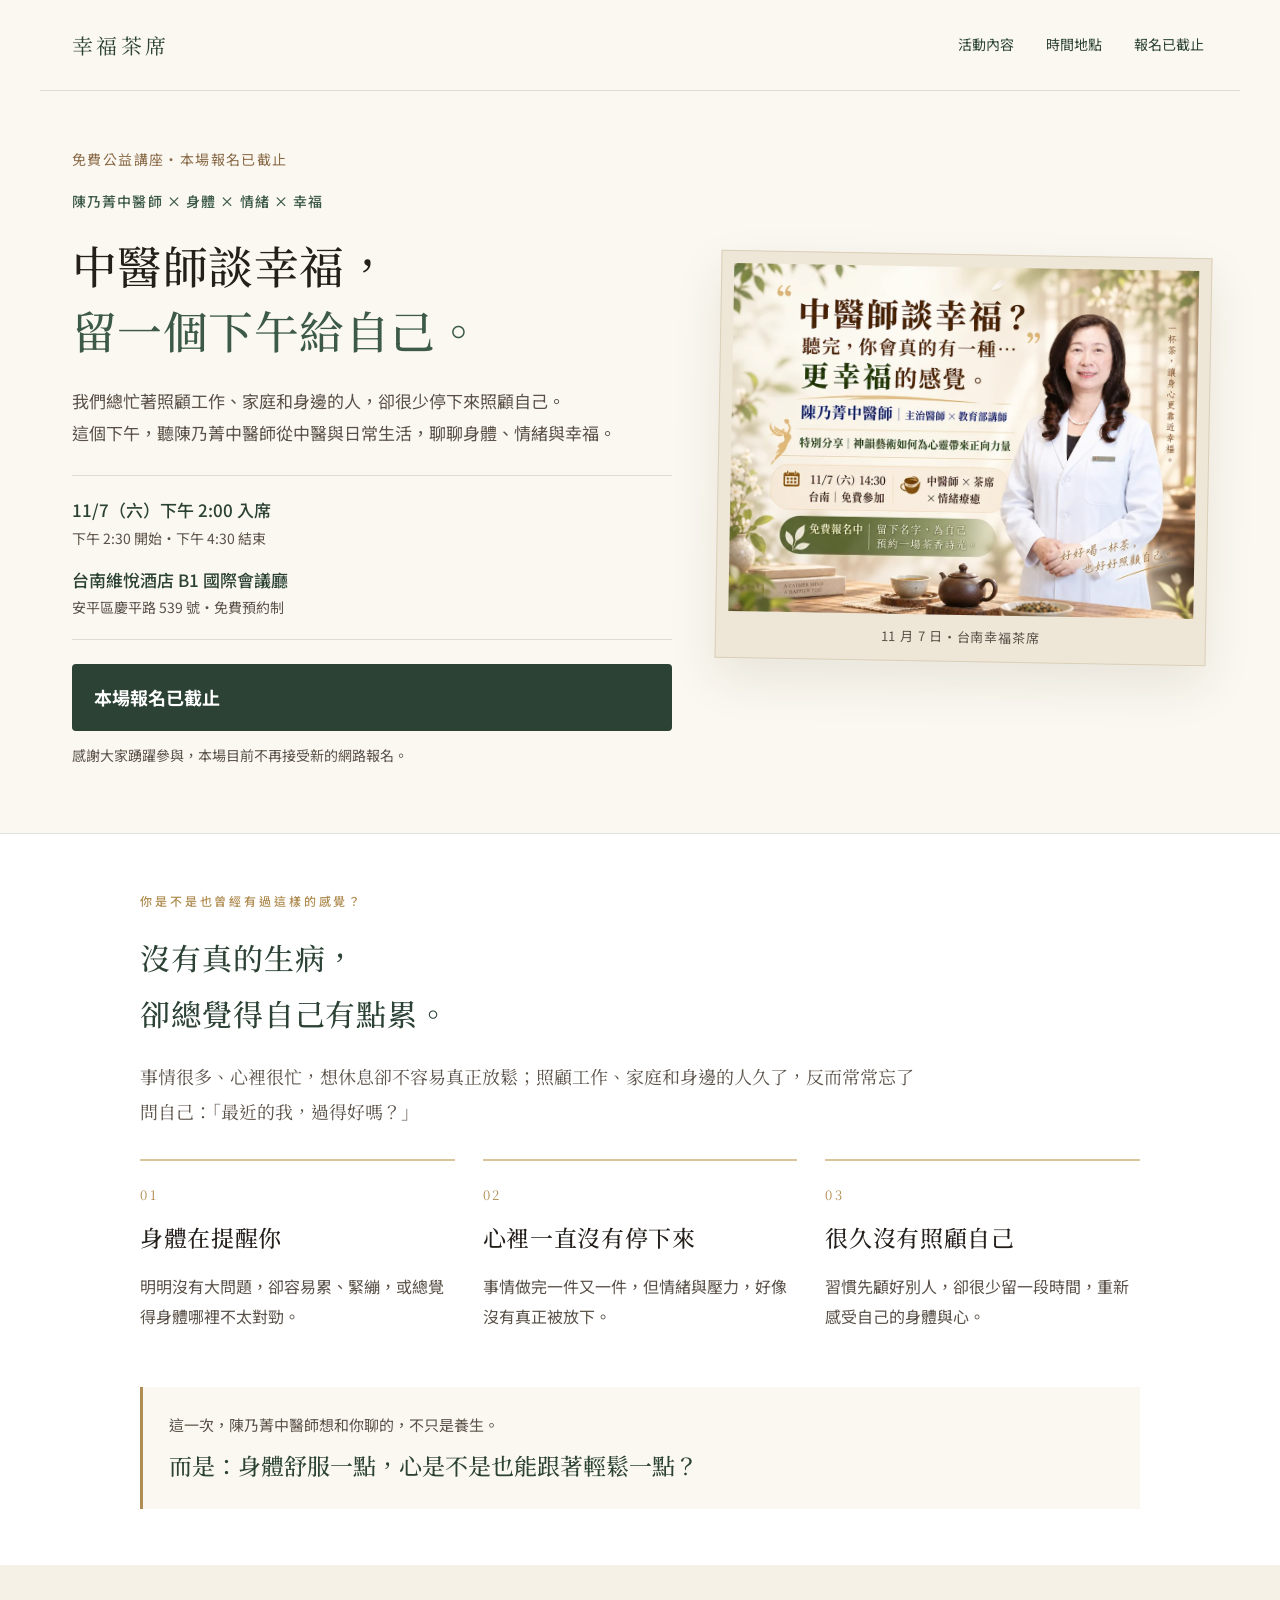
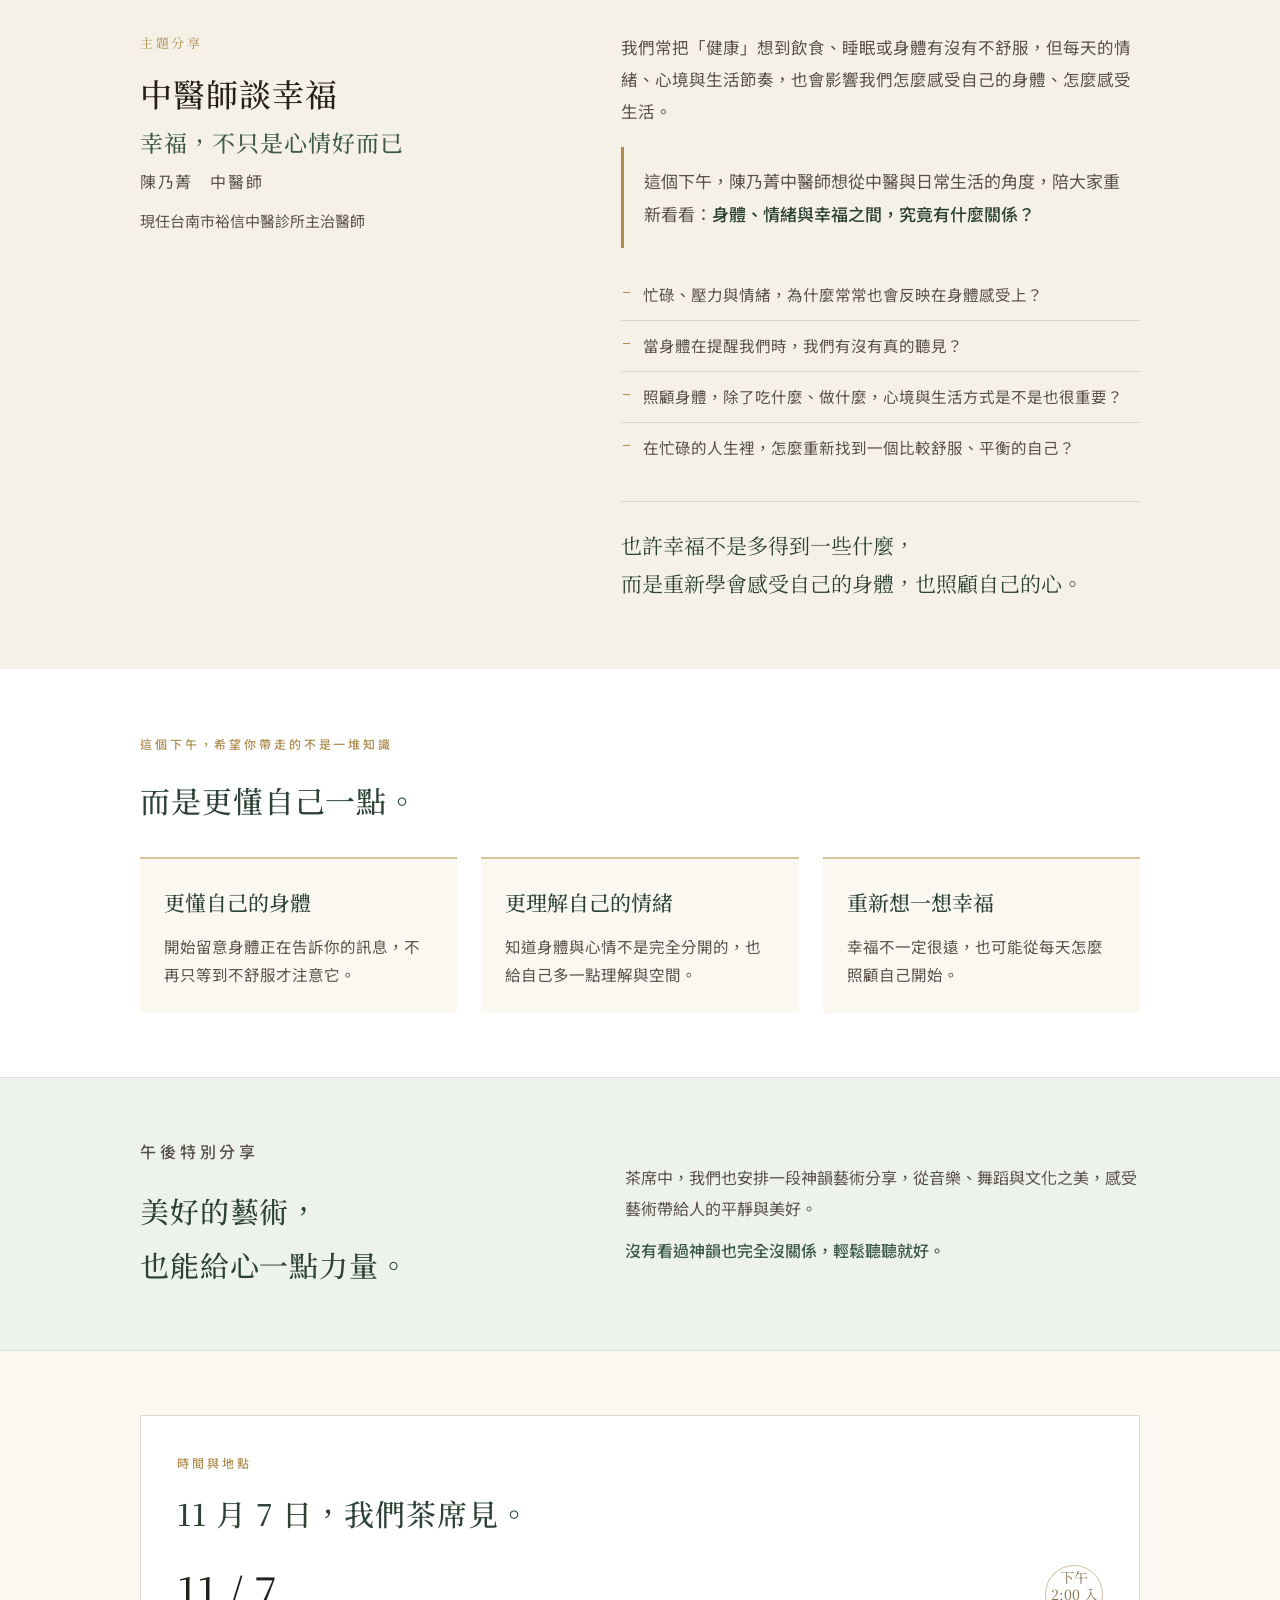
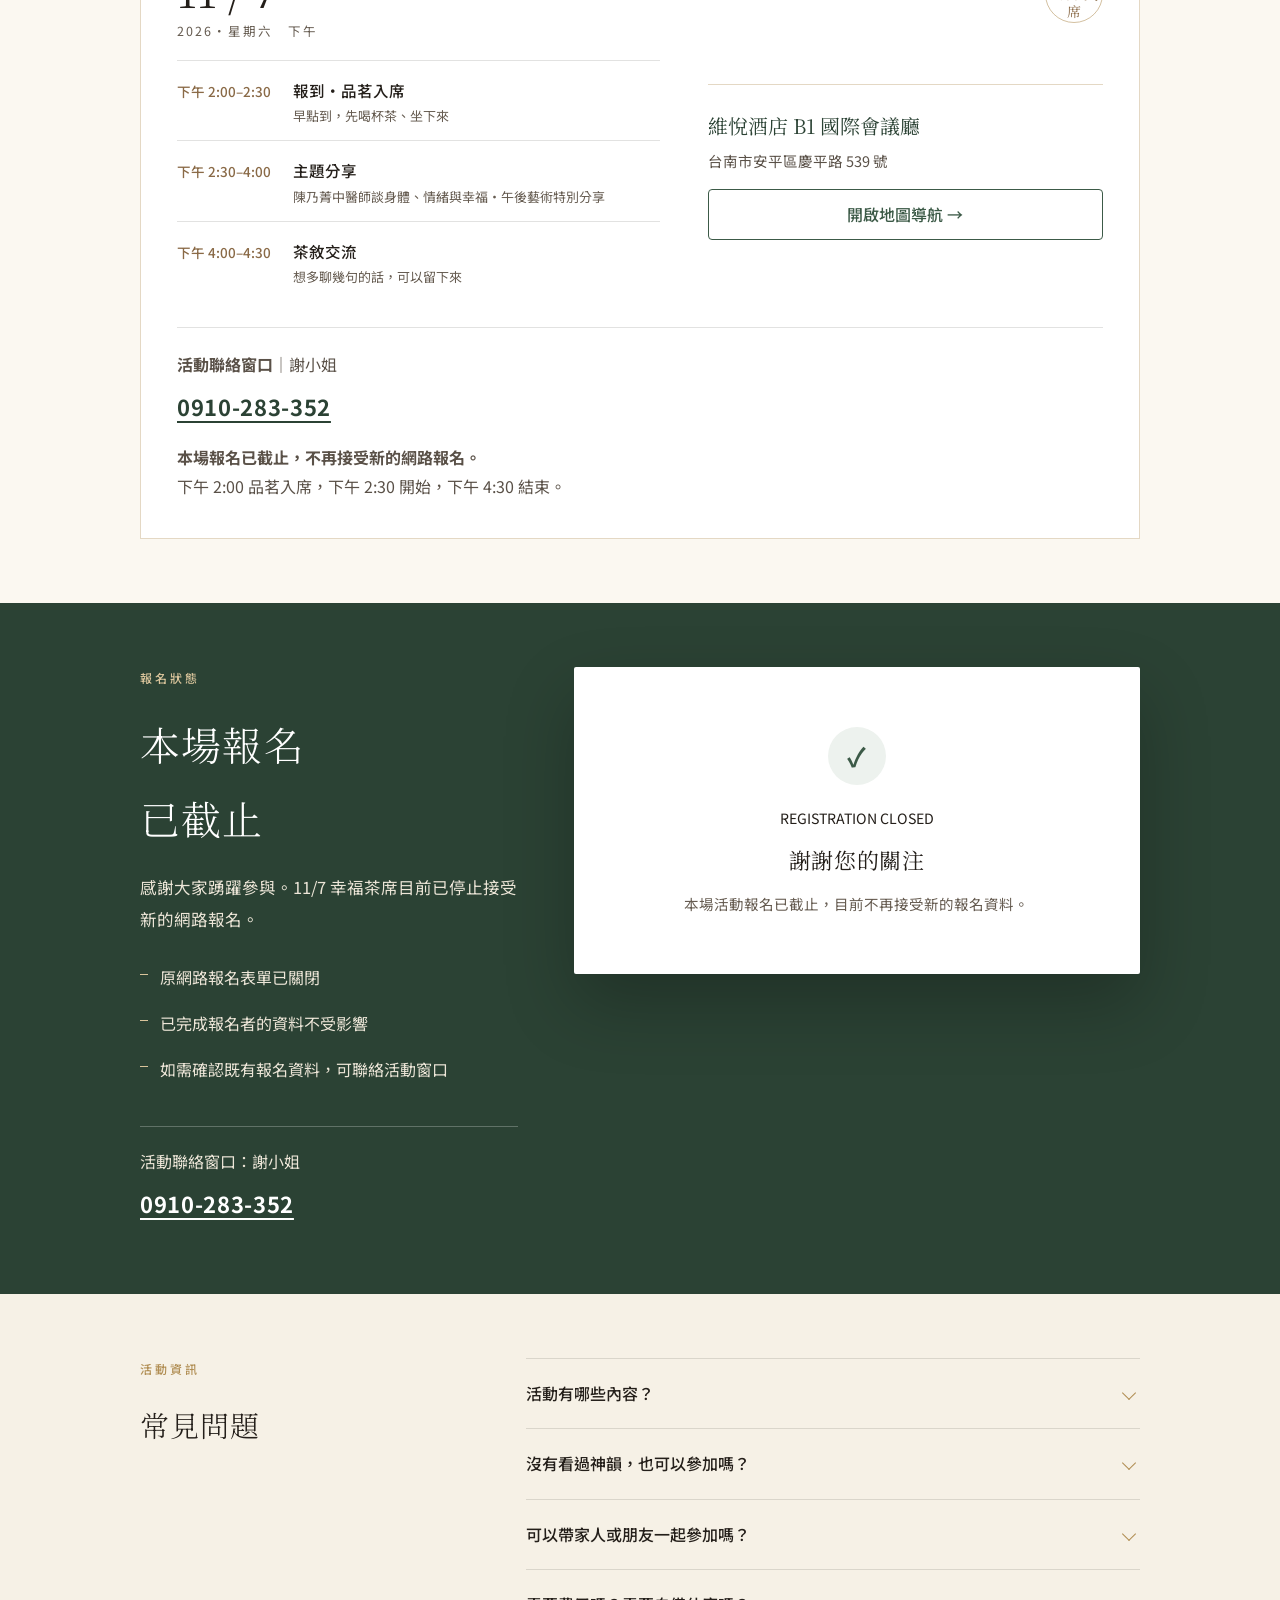
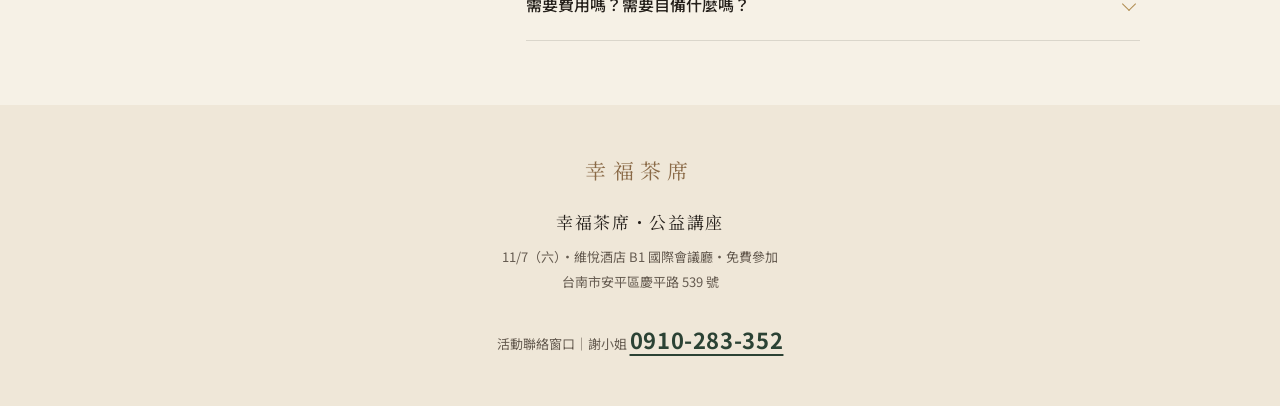
<file: index.html>
<!doctype html>
<html lang="zh-Hant">
<head>
  <meta charset="utf-8">
  <meta name="viewport" content="width=device-width, initial-scale=1, viewport-fit=cover">
  <title>幸福茶席｜11/7（六）台南・免費公益講座</title>
  <meta name="description" content="11/7（六）台南免費幸福茶席。陳乃菁中醫師從中醫與日常生活聊身體、情緒與幸福；午後品茶交流，另有神韻藝術特別分享。">
  <meta name="theme-color" content="#F6F1E6">
  <meta property="og:title" content="幸福茶席｜11/7（六）台南・免費公益講座">
  <meta property="og:description" content="留一個下午給自己。陳乃菁中醫師從中醫角度談身體、情緒與幸福，11/7 台南維悅酒店免費公益茶會。">
  <meta property="og:type" content="website">
  <meta property="og:image" content="https://socialimpactlab0.github.io/happiness-tea-tainan-1107/assets/images/1107-main.png">
  <link rel="preconnect" href="https://fonts.googleapis.com">
  <link rel="preconnect" href="https://fonts.gstatic.com" crossorigin>
  <link href="https://fonts.googleapis.com/css2?family=Noto+Serif+TC:wght@300;400;500;600&family=Noto+Sans+TC:wght@400;500;700&family=LXGW+WenKai+TC&display=swap" rel="stylesheet">
  <link rel="stylesheet" href="assets/style.css">

  <style>
    /* 活動內容優先；沿用原有 GAS、追蹤與表單契約。 */
    .hero.hero-clean{min-height:0;background:var(--paper2);color:var(--ink);display:block}
    .site-nav{max-width:1200px;margin:auto;padding:22px 32px;display:flex;align-items:center;justify-content:space-between;border-bottom:1px solid var(--hair)}
    .site-brand{font-family:var(--serif);font-size:21px;color:var(--green-d);text-decoration:none;letter-spacing:.16em}
    .nav-links{display:flex;gap:24px;font-size:14px;color:var(--green-d)}
    .nav-links a{text-decoration:none;padding:6px 0}
    .hero-clean-grid{max-width:1200px;margin:auto;display:grid;grid-template-columns:1.1fr .9fr;gap:46px;align-items:center;padding:56px 32px 64px}
    .hero-kicker{color:var(--tea);font-size:14px;letter-spacing:.1em;margin-bottom:16px}
    .hero-clean .eyebrow{font-size:14px;color:var(--green);margin-bottom:18px;letter-spacing:.08em}
    .hero-clean h1{font-size:clamp(34px,3.5vw,49px);font-weight:500;color:var(--ink);line-height:1.45;text-shadow:none;margin:0;letter-spacing:.01em}
    .hero-clean h1 em{color:var(--green);font-style:normal}
    .hero-sub-clean{font-size:17px;line-height:1.9;color:var(--ink2);margin-top:22px;max-width:32em}
    .hero-meta-clean{border-top:1px solid var(--hair);border-bottom:1px solid var(--hair);margin-top:26px;padding:18px 0;display:grid;gap:12px}
    .hero-meta-clean b{font-size:17px;color:var(--green-d);display:block;font-weight:500}
    .hero-meta-clean small{font-size:14px;color:var(--ink2);display:block}
    .cta-clean{display:flex;justify-content:space-between;align-items:center;background:var(--green-d);color:white;text-decoration:none;padding:17px 22px;margin-top:24px;font-size:18px;font-weight:700;border-radius:4px;min-height:56px}
    .cta-clean:hover{background:#203b2b}
    .hero-micro{font-size:14px;color:var(--ink2);margin-top:12px}
    .hero-portrait{margin:0;min-width:0;background:#eee6d6;padding:12px;transform:rotate(1deg);box-shadow:0 20px 50px #352c1918;border:1px solid #dbcfb9}
    .hero-portrait img{display:block;width:100%;height:auto}
    .hero-portrait figcaption{color:var(--ink2);font-size:13px;text-align:center;padding:10px 0 0;letter-spacing:.06em}
    .benefits{padding:56px 0;background:white;border-top:1px solid var(--hair)}
    .benefits h2{font-size:30px;font-weight:500;color:var(--green-d)}
    .benefit-grid{display:grid;grid-template-columns:repeat(3,1fr);gap:28px;margin-top:30px}
    .benefit-card{padding:22px 0;border-top:2px solid var(--gold-l)}
    .benefit-card .num{margin-bottom:10px}
    .benefit-card h3{font-size:23px;font-weight:500;margin-bottom:12px}
    .benefit-card p{font-size:16px;color:var(--ink2)}
    .benefits-intro{max-width:780px;margin-top:18px;font-family:var(--serif);font-size:18px;line-height:1.95;color:var(--ink2)}
    .doctor-hook{margin-top:34px;padding:24px 26px;border-left:3px solid var(--gold);background:var(--paper2)}
    .doctor-hook span{display:block;font-size:15px;color:var(--ink2);margin-bottom:8px}
    .doctor-hook strong{display:block;font-family:var(--serif);font-size:23px;line-height:1.65;color:var(--green-d);font-weight:500}
    .talk-one h2 em{display:block;color:var(--green);font-style:normal;font-size:.72em;margin-top:8px}
    .talk-emphasis{margin-top:20px;padding:18px 20px;background:#f6f1e6;border-left:3px solid var(--gold);color:var(--ink2);line-height:1.9}
    .talk-emphasis strong{color:var(--green-d);font-weight:500}
    .doctor-line{margin:28px 0 0;padding:24px 0 0;border-top:1px solid var(--hair);font-family:var(--serif);font-size:21px;line-height:1.85;color:var(--green-d)}
    .takeaway{padding:64px 0;background:#fff}
    .takeaway h2{font-size:30px;color:var(--green-d);font-weight:500}
    .takeaway-grid{display:grid;grid-template-columns:repeat(3,1fr);gap:24px;margin-top:28px}
    .takeaway-grid article{padding:24px;background:var(--paper2);border-top:2px solid var(--gold-l)}
    .takeaway-grid b{display:block;font-family:var(--serif);font-size:21px;color:var(--green-d);font-weight:500;margin-bottom:10px}
    .takeaway-grid p{font-size:15.5px;color:var(--ink2);line-height:1.85}
    .art-note{padding:58px 0;background:#eef2ed;border-top:1px solid rgba(60,90,71,.12);border-bottom:1px solid rgba(60,90,71,.12)}
    .art-note-inner{display:grid;grid-template-columns:.9fr 1.1fr;gap:64px;align-items:center}
    .art-note h2{font-size:29px;color:var(--green-d);font-weight:500}
    .art-note p{font-size:16px;line-height:1.9;color:var(--ink2)}
    .art-note .art-note-small{margin-top:12px;color:var(--green);font-weight:500}
    .talk-body,.talk-body.dark{padding:66px 0}
    .talk h2{font-weight:500;font-size:32px}
    .who,.who.light{font-size:16px;color:var(--ink2)}
    .who.light{color:#e2d6bc}
    .talk-two .dark-list li{color:#ede6d8}
    .talk-two .dark-list li+li{border-color:#ffffff26}
    .talk-two .lead.light{color:#ede6d8}
    .art-stage{display:none}
    .bridge{font-size:17px;text-align:left;margin-top:24px;padding-top:20px}
    .when{padding:64px 0;background:var(--paper2)}
    .when-card{margin:0 auto;max-width:none;box-shadow:none;padding:36px}
    .when .eyebrow{margin-bottom:12px}
    .when h2{font-size:30px;color:var(--green-d);font-weight:500;margin-bottom:24px}
    .when-date small,.flow small,.helper,.foot small,.success-state p{color:#655b50}
    .reg,.faq{padding:64px 0}
    .helper{font-size:15px;line-height:1.8}
    .reg-points li{font-size:16px;color:#ede6d8}
    .reg .lead.light{color:#ede6d8}
    .required-note{font-size:14px;color:var(--ink2);margin-top:10px}
    .form-card .submit:disabled{opacity:.65;cursor:wait}
    .status{font-size:15px}
    .event-contact{margin-top:26px;padding-top:22px;border-top:1px solid var(--hair);font-size:16px;color:var(--ink2)}
    .event-contact p+p{margin-top:10px}
    .contact-phone{display:inline-block;color:var(--green-d);font-size:22px;font-weight:700;letter-spacing:.03em;padding:6px 0;text-underline-offset:5px}
    .reg-contact{border-top:1px solid #ffffff40;padding-top:20px;margin-top:22px;font-size:16px;color:#ede6d8}
    .reg-contact .contact-phone{color:#fff}
    .doctor-position{font-size:15px;color:var(--ink2);margin-top:-10px}
    .foot-contact{margin-top:18px}
    section[id]{scroll-margin-top:24px}
    @media(max-width:859px){
      .site-nav{padding:16px 22px}.site-brand{font-size:18px}.nav-links{gap:16px;font-size:13px}
      .hero-clean-grid{grid-template-columns:1fr;gap:32px;padding:32px 24px 42px}
      .hero-clean h1{font-size:clamp(30px,7.6vw,42px)}
      .hero-sub-clean{font-size:16px;margin-top:18px}.hero-kicker{font-size:13px}
      .hero-portrait{transform:none;max-width:480px;width:100%;margin:0 auto}
      .benefits{padding:40px 0}.benefit-grid{grid-template-columns:1fr;gap:8px;margin-top:22px}
      .benefits-intro{font-size:16px;margin-top:14px}
      .doctor-hook{margin-top:24px;padding:20px}.doctor-hook strong{font-size:20px}
      .takeaway{padding:44px 0}.takeaway-grid{grid-template-columns:1fr;gap:12px;margin-top:20px}
      .takeaway-grid article{padding:20px}.takeaway h2{font-size:27px}
      .art-note{padding:42px 0}.art-note-inner{grid-template-columns:1fr;gap:18px}.art-note h2{font-size:27px}
      .doctor-line{font-size:19px}.talk-emphasis{padding:16px}
      .benefit-card{padding:18px 0}.benefit-card h3{font-size:22px}.benefits h2,.talk h2,.when h2{font-size:27px}
      .talk-body,.talk-body.dark,.reg,.faq{padding:44px 0}
      .when{padding:42px 0}.when-card{padding:26px 20px}.flow li{grid-template-columns:96px 1fr;gap:10px}
      .hero-micro{font-size:13px}.site-nav a{min-height:32px;display:inline-flex;align-items:center}
      .sticky a{font-size:17px}
    }

    /* 手機閱讀與觸控優化 */
    .mobile-invitation{display:none}
    .consent{cursor:pointer;min-height:48px;padding:12px 0;align-items:flex-start;gap:12px}
    .consent input[type="checkbox"]{width:24px;height:24px;min-width:24px;flex:0 0 24px;margin:3px 0 0;cursor:pointer}
    .consent>span{font-size:16px;line-height:1.8;margin:0}
    .site-nav .nav-links a{min-height:44px;display:inline-flex;align-items:center;padding:10px 4px}
    .venue a{display:flex;align-items:center;justify-content:center;min-height:48px;width:100%;padding:10px 14px;border:1px solid var(--green);border-radius:4px;font-size:16px;font-weight:500;text-decoration:none}
    @media(max-width:859px){
      .nav-venue{display:none!important}
      .site-nav{padding:10px 20px}
      .site-nav .site-brand{min-height:44px}
      .nav-links{font-size:15px;gap:16px}
      .hero-clean-grid{display:flex;flex-direction:column;gap:0;padding:0}
      .hero-portrait{order:0;max-width:none;padding:0;background:#efe8d9;border:none;box-shadow:none}
      .desktop-poster,.hero-portrait figcaption{display:none}
      .mobile-invitation{display:block;position:relative;height:300px;overflow:hidden;background:radial-gradient(ellipse at 0% 0%,#fffdf7,transparent 80%),#f1e9d8}
      .invitation-copy{position:relative;z-index:2;padding:27px 0 20px 24px;width:62%;pointer-events:none}
      .invitation-copy p{font-size:14px;color:#655b50;line-height:1.6}
      .invitation-copy h2{font-size:40px;line-height:1.3;letter-spacing:.04em;font-weight:600;margin:14px 0;color:#352d22}
      .invitation-copy h2 span{color:var(--green)}
      .invitation-copy .invitation-doctor{font-size:17px;font-weight:500;color:var(--green-d);margin-bottom:5px}
      .invitation-portrait{position:absolute;right:0;top:0;width:47%;height:100%;background:url("assets/images/1107-main.webp") 83% 25% / auto 330px no-repeat}
      .invitation-portrait::after{content:"";position:absolute;inset:0;background:linear-gradient(90deg,#f1e9d8 0%,transparent 22%),linear-gradient(0deg,#f1e9d8,transparent 16%)}
      .hero-copy-clean{width:100%;padding:22px 24px 28px}
      .hero-copy-clean h1{position:absolute;width:1px;height:1px;padding:0;overflow:hidden;clip-path:inset(50%);white-space:nowrap}
      .hero-kicker{font-size:14px;margin-bottom:10px;color:var(--green);font-weight:500}
      .hero-clean .eyebrow{display:none}
      .hero-sub-clean{font-size:16px;margin:0;line-height:1.8}
      .hero-meta-clean{margin-top:16px;padding:14px 0;gap:10px}
      .hero-meta-clean b{font-size:16px}.hero-meta-clean small{font-size:14px}
      .cta-clean{margin-top:16px;min-height:52px;padding:14px 18px}
      .hero-micro{font-size:14px;margin-top:10px}
      .eyebrow,.num,.who,.who.light{font-size:14px}
      .eyebrow{letter-spacing:.12em}
      .lead,.talk li,.benefit-card p,.reg-points li,details p{font-size:16px}
      .when-date small,.flow time,.flow small,.venue span,.foot small,.required-note,.helper{font-size:14px}
      .flow li{grid-template-columns:1fr;gap:3px;padding:15px 0}
      .flow b{font-size:16px}
      .small-seal{width:72px;height:72px;font-size:14px;line-height:1.4}
      label>span,legend{font-size:16px}
      .form-card{padding:26px 20px}
      .status,.success-state p{font-size:16px}
      .contact-phone{min-height:44px}
      .foot{padding-bottom:32px}
    }
    @media(max-width:360px){
      .invitation-copy{padding-left:20px}
      .invitation-copy h2{font-size:36px}
      .invitation-copy p{font-size:13px}
      .nav-links{gap:12px;font-size:14px}
    }

    /* 修正手機實測：只顯示一份主視覺，放大字體時內容自然增高。 */
    @media(max-width:859px){
      .hero-clean .hero-clean-grid{display:flex;flex-direction:column;align-items:stretch}
      .hero-clean .hero-portrait{order:-1;width:100%;margin:0;padding:0;transform:none}
      .hero-clean .hero-portrait img.desktop-poster{display:block;width:100%;height:auto}
      .hero-clean .hero-portrait figcaption{display:none}
      .hero-clean .hero-copy-clean{order:1;min-width:0;padding:20px}
      .hero-clean .site-nav{display:flex;flex-wrap:wrap;gap:8px;padding:8px 20px}
      .hero-clean .site-brand{font-size:18px;letter-spacing:.04em;white-space:nowrap;flex-shrink:0}
      .hero-clean .nav-links{margin-left:auto;gap:0}
      .hero-clean .nav-links .nav-program,.hero-clean .nav-links .nav-venue{display:none}
      .hero-clean .nav-links a{font-size:16px;white-space:nowrap;min-height:44px}
      .hero-clean .hero-kicker{font-size:14px;letter-spacing:0;line-height:1.6;margin-bottom:10px}
      .hero-clean .hero-sub-clean{font-size:16px;line-height:1.7}
      .hero-clean .hero-meta-clean b{font-size:16px;line-height:1.6}
      .hero-clean .hero-meta-clean small{font-size:14px;line-height:1.7}
      .hero-clean .cta-clean{display:flex;justify-content:center;text-align:center;min-height:52px;font-size:18px;letter-spacing:.04em;line-height:1.5;padding:12px 16px}
      .hero-clean .hero-micro{font-size:14px;line-height:1.7}
      .sticky a{line-height:1.5}
    }
  </style>
</head>
<body>

  <header class="hero hero-clean" id="top">
    <nav class="site-nav" aria-label="頁面導覽">
      <a class="site-brand" href="#top">幸福茶席</a>
      <div class="nav-links"><a class="nav-program" href="#program">活動內容</a><a class="nav-venue" href="#event-info">時間地點</a><a href="#registration">報名已截止</a></div>
    </nav>
    <div class="hero-clean-grid">
      <div class="hero-copy-clean">
        <p class="hero-kicker">免費公益講座・本場報名已截止</p>
        <p class="eyebrow">陳乃菁中醫師 × 身體 × 情緒 × 幸福</p>
        <h1>中醫師談幸福，<br><em>留一個下午給自己。</em></h1>
        <p class="hero-sub-clean">我們總忙著照顧工作、家庭和身邊的人，卻很少停下來照顧自己。<br>這個下午，聽陳乃菁中醫師從中醫與日常生活，聊聊身體、情緒與幸福。</p>

        <div class="hero-meta-clean">
          <span>
            <b>11/7（六）下午 2:00 入席</b>
            <small>下午 2:30 開始・下午 4:30 結束</small>
          </span>
          <span>
            <b>台南維悅酒店 B1 國際會議廳</b>
            <small>安平區慶平路 539 號・免費預約制</small>
          </span>
        </div>

        <a class="cta-clean" href="#registration" aria-label="本場報名已截止">本場報名已截止</a>
        <p class="hero-micro">感謝大家踴躍參與，本場目前不再接受新的網路報名。</p>
      </div>

      <figure class="hero-portrait">
        <img class="desktop-poster" src="assets/images/1107-main.webp" width="1024" height="768" alt="幸福茶席活動海報，陳乃菁中醫師主講" fetchpriority="high">
        <figcaption>11 月 7 日・台南幸福茶席</figcaption>
      </figure>
    </div>
  </header>

  <main>
    <section class="benefits" id="program" aria-labelledby="benefits-title">
      <div class="wrap">
        <p class="eyebrow">你是不是也曾經有過這樣的感覺？</p>
        <h2 id="benefits-title">沒有真的生病，<br>卻總覺得自己有點累。</h2>
        <p class="benefits-intro">事情很多、心裡很忙，想休息卻不容易真正放鬆；照顧工作、家庭和身邊的人久了，反而常常忘了問自己：「最近的我，過得好嗎？」</p>
        <div class="benefit-grid">
          <article class="benefit-card"><span class="num">01</span><h3>身體在提醒你</h3><p>明明沒有大問題，卻容易累、緊繃，或總覺得身體哪裡不太對勁。</p></article>
          <article class="benefit-card"><span class="num">02</span><h3>心裡一直沒有停下來</h3><p>事情做完一件又一件，但情緒與壓力，好像沒有真正被放下。</p></article>
          <article class="benefit-card"><span class="num">03</span><h3>很久沒有照顧自己</h3><p>習慣先顧好別人，卻很少留一段時間，重新感受自己的身體與心。</p></article>
        </div>
        <div class="doctor-hook">
          <span>這一次，陳乃菁中醫師想和你聊的，不只是養生。</span>
          <strong>而是：身體舒服一點，心是不是也能跟著輕鬆一點？</strong>
        </div>
      </div>
    </section>

    <section class="talk talk-one">
      <div class="talk-body">
        <div class="wrap two">
          <div>
            <span class="num">主題分享</span>
            <h2>中醫師談幸福<br><em>幸福，不只是心情好而已</em></h2>
            <p class="who">陳乃菁　中醫師</p>
            <p class="doctor-position">現任台南市裕信中醫診所主治醫師</p>
          </div>
          <div>
            <p class="lead">我們常把「健康」想到飲食、睡眠或身體有沒有不舒服，但每天的情緒、心境與生活節奏，也會影響我們怎麼感受自己的身體、怎麼感受生活。</p>
            <p class="talk-emphasis">這個下午，陳乃菁中醫師想從中醫與日常生活的角度，陪大家重新看看：<strong>身體、情緒與幸福之間，究竟有什麼關係？</strong></p>
            <ul>
              <li>忙碌、壓力與情緒，為什麼常常也會反映在身體感受上？</li>
              <li>當身體在提醒我們時，我們有沒有真的聽見？</li>
              <li>照顧身體，除了吃什麼、做什麼，心境與生活方式是不是也很重要？</li>
              <li>在忙碌的人生裡，怎麼重新找到一個比較舒服、平衡的自己？</li>
            </ul>
            <blockquote class="doctor-line">也許幸福不是多得到一些什麼，<br>而是重新學會感受自己的身體，也照顧自己的心。</blockquote>
          </div>
        </div>
      </div>
    </section>

    <section class="takeaway">
      <div class="wrap">
        <p class="eyebrow">這個下午，希望你帶走的不是一堆知識</p>
        <h2>而是更懂自己一點。</h2>
        <div class="takeaway-grid">
          <article><b>更懂自己的身體</b><p>開始留意身體正在告訴你的訊息，不再只等到不舒服才注意它。</p></article>
          <article><b>更理解自己的情緒</b><p>知道身體與心情不是完全分開的，也給自己多一點理解與空間。</p></article>
          <article><b>重新想一想幸福</b><p>幸福不一定很遠，也可能從每天怎麼照顧自己開始。</p></article>
        </div>
      </div>
    </section>

    <section class="art-note">
      <div class="wrap art-note-inner">
        <div>
          <p class="eyebrow">午後特別分享</p>
          <h2>美好的藝術，<br>也能給心一點力量。</h2>
        </div>
        <div>
          <p>茶席中，我們也安排一段神韻藝術分享，從音樂、舞蹈與文化之美，感受藝術帶給人的平靜與美好。</p>
          <p class="art-note-small">沒有看過神韻也完全沒關係，輕鬆聽聽就好。</p>
        </div>
      </div>
    </section>

    <section class="when" id="event-info">
      <div class="wrap">
        <div class="when-card">
          <p class="eyebrow">時間與地點</p>
          <h2>11 月 7 日，我們茶席見。</h2>
          <div class="when-head">
            <div class="when-date">11 / 7<small>2026・星期六　下午</small></div>
            <div class="small-seal">下午<br>2:00 入席</div>
          </div>

          <div class="when-two">
            <ol class="flow">
              <li><time>下午 2:00–2:30</time><div><b>報到・品茗入席</b><small>早點到，先喝杯茶、坐下來</small></div></li>
              <li><time>下午 2:30–4:00</time><div><b>主題分享</b><small>陳乃菁中醫師談身體、情緒與幸福・午後藝術特別分享</small></div></li>
              <li><time>下午 4:00–4:30</time><div><b>茶敘交流</b><small>想多聊幾句的話，可以留下來</small></div></li>
            </ol>

            <div class="venue">
              <b>維悅酒店 B1 國際會議廳</b>
              <span>台南市安平區慶平路 539 號</span>
              <a href="https://maps.google.com/?q=台南市安平區慶平路539號" target="_blank" rel="noopener">開啟地圖導航 →</a>
            </div>
          </div>
          <div class="event-contact">
            <p><strong>活動聯絡窗口</strong>｜謝小姐<br><a class="contact-phone" href="tel:0910283352" aria-label="撥打活動聯絡電話 0910-283-352，謝小姐">0910-283-352</a></p>
            <p><strong>本場報名已截止，不再接受新的網路報名。</strong><br>下午 2:00 品茗入席，下午 2:30 開始，下午 4:30 結束。</p>
          </div>
        </div>
      </div>
    </section>

    <section class="reg" id="registration">
      <div class="wrap reg-two">
        <div>
          <p class="eyebrow on-dark">報名狀態</p>
          <h2>本場報名<br>已截止</h2>
          <p class="lead light">感謝大家踴躍參與。11/7 幸福茶席目前已停止接受新的網路報名。</p>
          <ul class="reg-points">
            <li>原網路報名表單已關閉</li>
            <li>已完成報名者的資料不受影響</li>
            <li>如需確認既有報名資料，可聯絡活動窗口</li>
          </ul>
          <div class="reg-contact">
            <p>活動聯絡窗口：謝小姐</p>
            <a class="contact-phone" href="tel:0910283352">0910-283-352</a>
          </div>
        </div>

        <div class="form-card" aria-live="polite">
          <div class="success-state">
            <div class="success-icon" aria-hidden="true">✓</div>
            <small>REGISTRATION CLOSED</small>
            <h3>謝謝您的關注</h3>
            <p>本場活動報名已截止，目前不再接受新的報名資料。</p>
          </div>
        </div>
      </div>
    </section>

    <section class="faq">
      <div class="wrap faq-two">
        <div>
          <p class="eyebrow">活動資訊</p>
          <h2>常見問題</h2>
        </div>
        <div>
          <details>
            <summary>活動有哪些內容？</summary>
            <p>活動以陳乃菁中醫師「身體、情緒與幸福」主題分享為核心，搭配品茗與茶敘交流，並安排一段神韻藝術特別分享。</p>
          </details>
          <details>
            <summary>沒有看過神韻，也可以參加嗎？</summary>
            <p>可以。神韻藝術分享由另一位專業講師進行，會以容易理解的方式談藝術帶給人的感動與正向力量，不需要事先了解神韻。</p>
          </details>
          <details>
            <summary>可以帶家人或朋友一起參加嗎？</summary>
            <p>本場目前報名已截止；已完成報名者如需確認資料，可聯絡活動窗口。</p>
          </details>
          <details>
            <summary>需要費用嗎？需要自備什麼嗎？</summary>
            <p>本場為公益講座；目前報名已截止，不再接受新的網路報名。</p>
          </details>
        </div>
      </div>
    </section>

    <footer class="foot">
      <div class="foot-title">幸福茶席</div>
      <b>幸福茶席・公益講座</b>
      <small>11/7（六）・維悅酒店 B1 國際會議廳・免費參加<br>台南市安平區慶平路 539 號</small>
      <div class="foot-contact">
        <small>活動聯絡窗口｜謝小姐 <a class="contact-phone" href="tel:0910283352">0910-283-352</a></small>
      </div>
    </footer>
  </main>

  <div class="sticky" id="stickyCta">
    <a href="#registration">本場報名已截止</a>
  </div>

  <script>
  (function(){
    var hero = document.getElementById('top');
    var bar = document.getElementById('stickyCta');
    var reg = document.getElementById('registration');
    if(!hero || !bar) return;
    function tick(){
      var past = window.scrollY > hero.offsetHeight * 0.82;
      var rect = reg ? reg.getBoundingClientRect() : null;
      var inReg = rect && rect.top < window.innerHeight * 0.82 && rect.bottom > 0;
      bar.classList.toggle('show', past && !inReg);
    }
    window.addEventListener('scroll', tick, {passive:true});
    window.addEventListener('resize', tick);
    tick();
  })();
  </script>

  <script src="config.js"></script>
  <script src="assets/app.js?v=20261031-registration-closed"></script>
  <script src="assets/invite-card.js?v=20261026"></script>
</body>
</html>
</file>
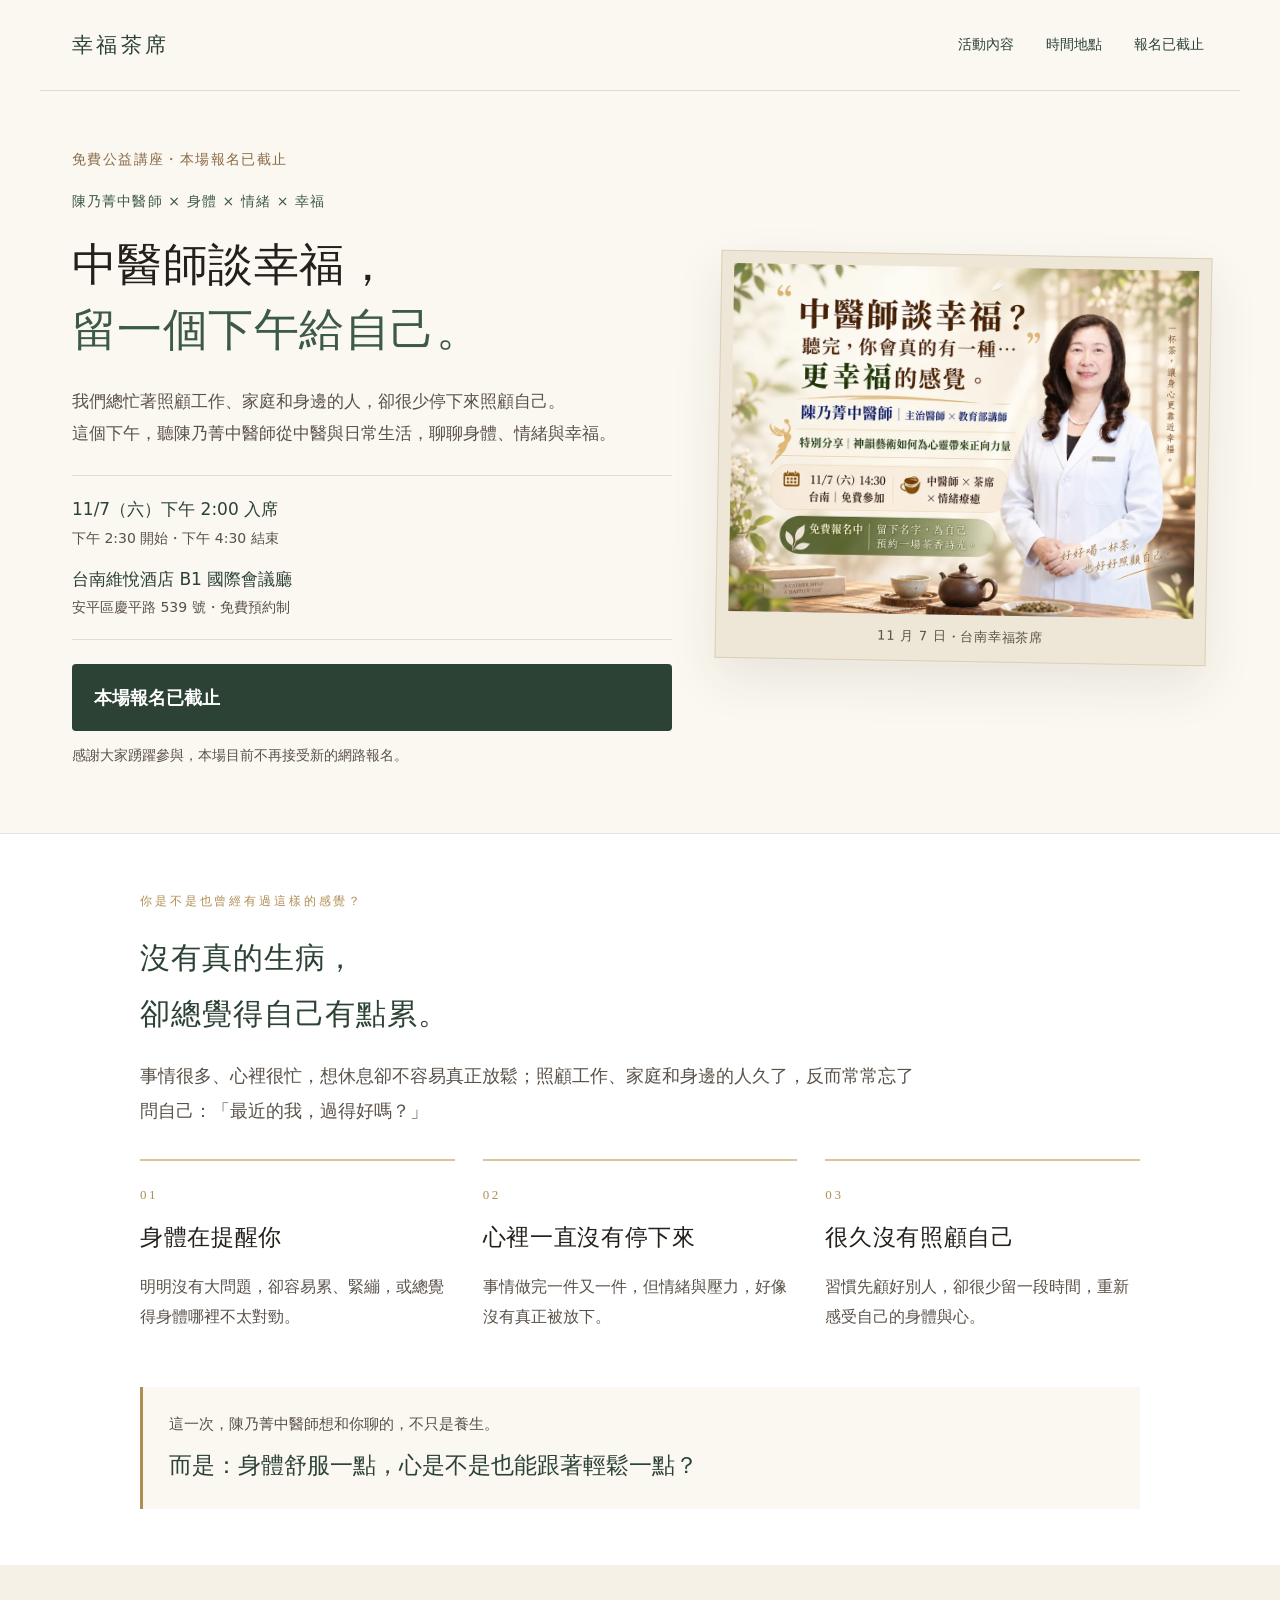
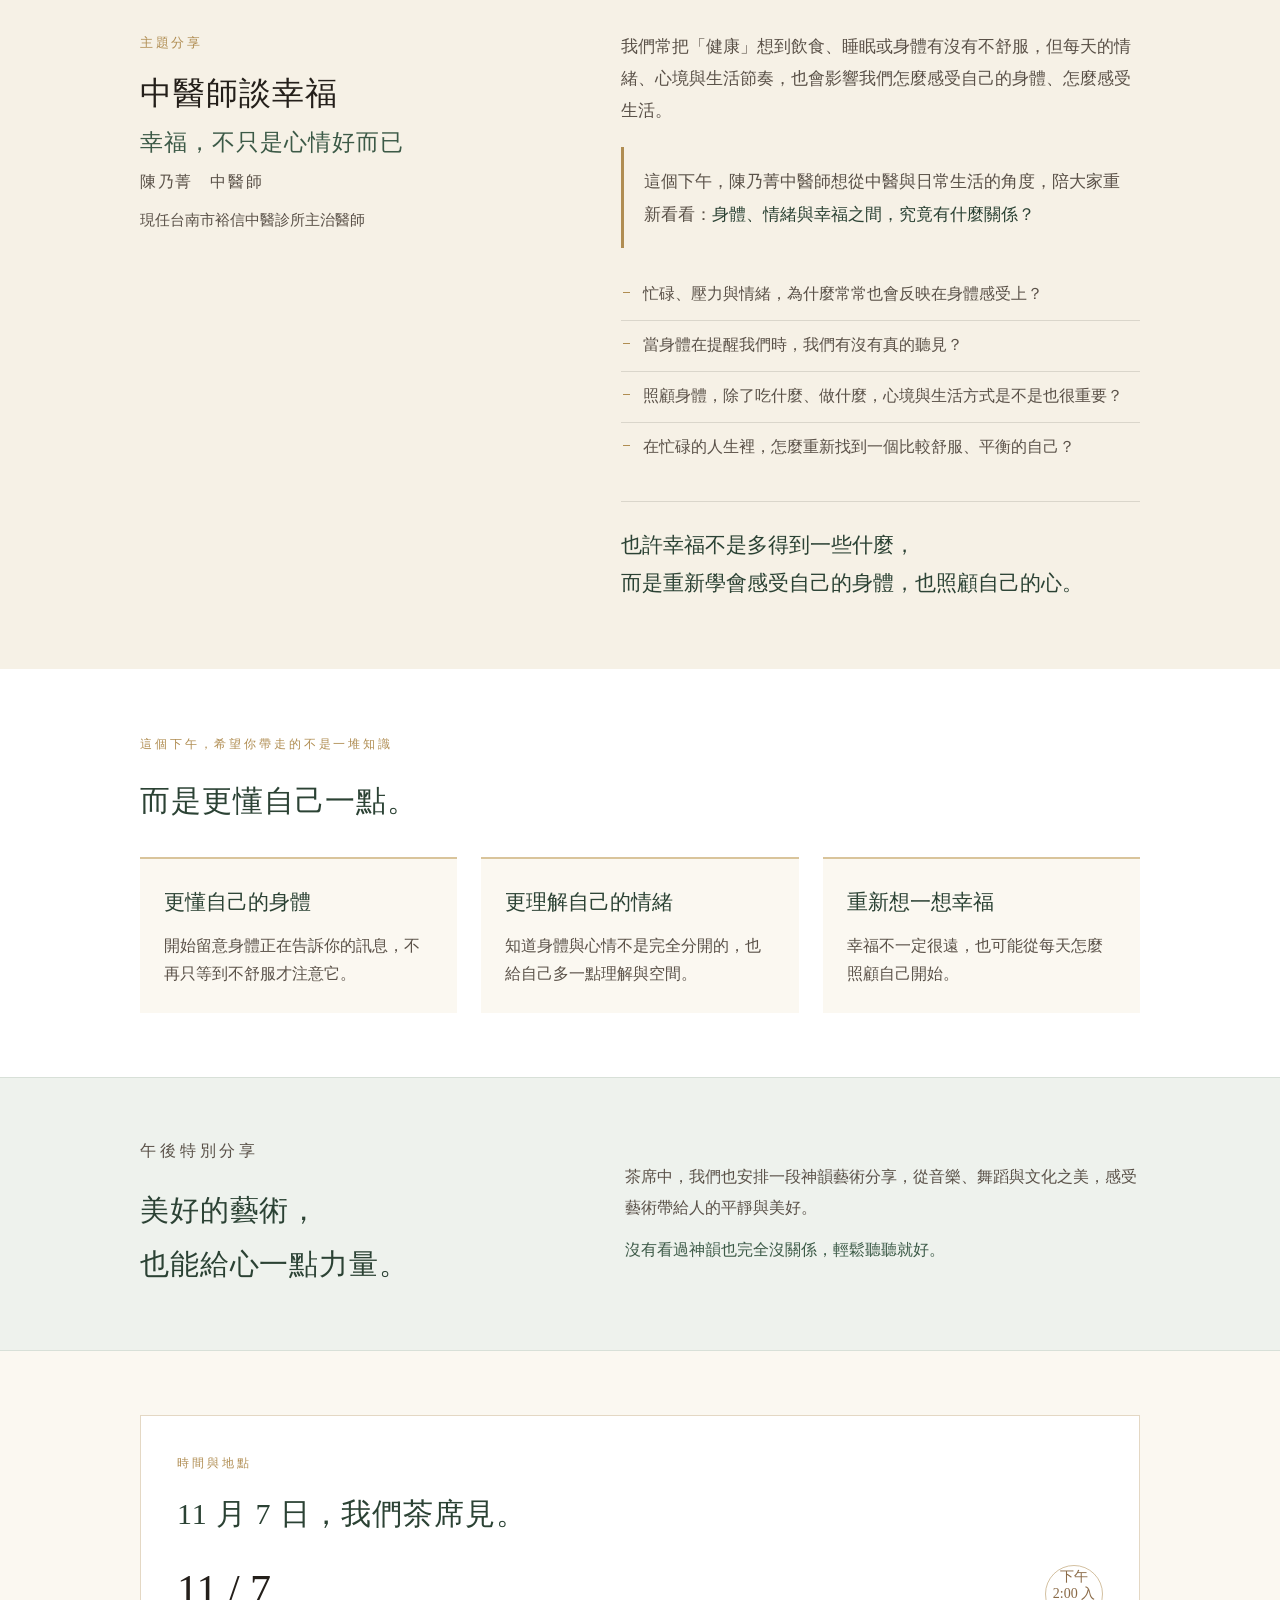
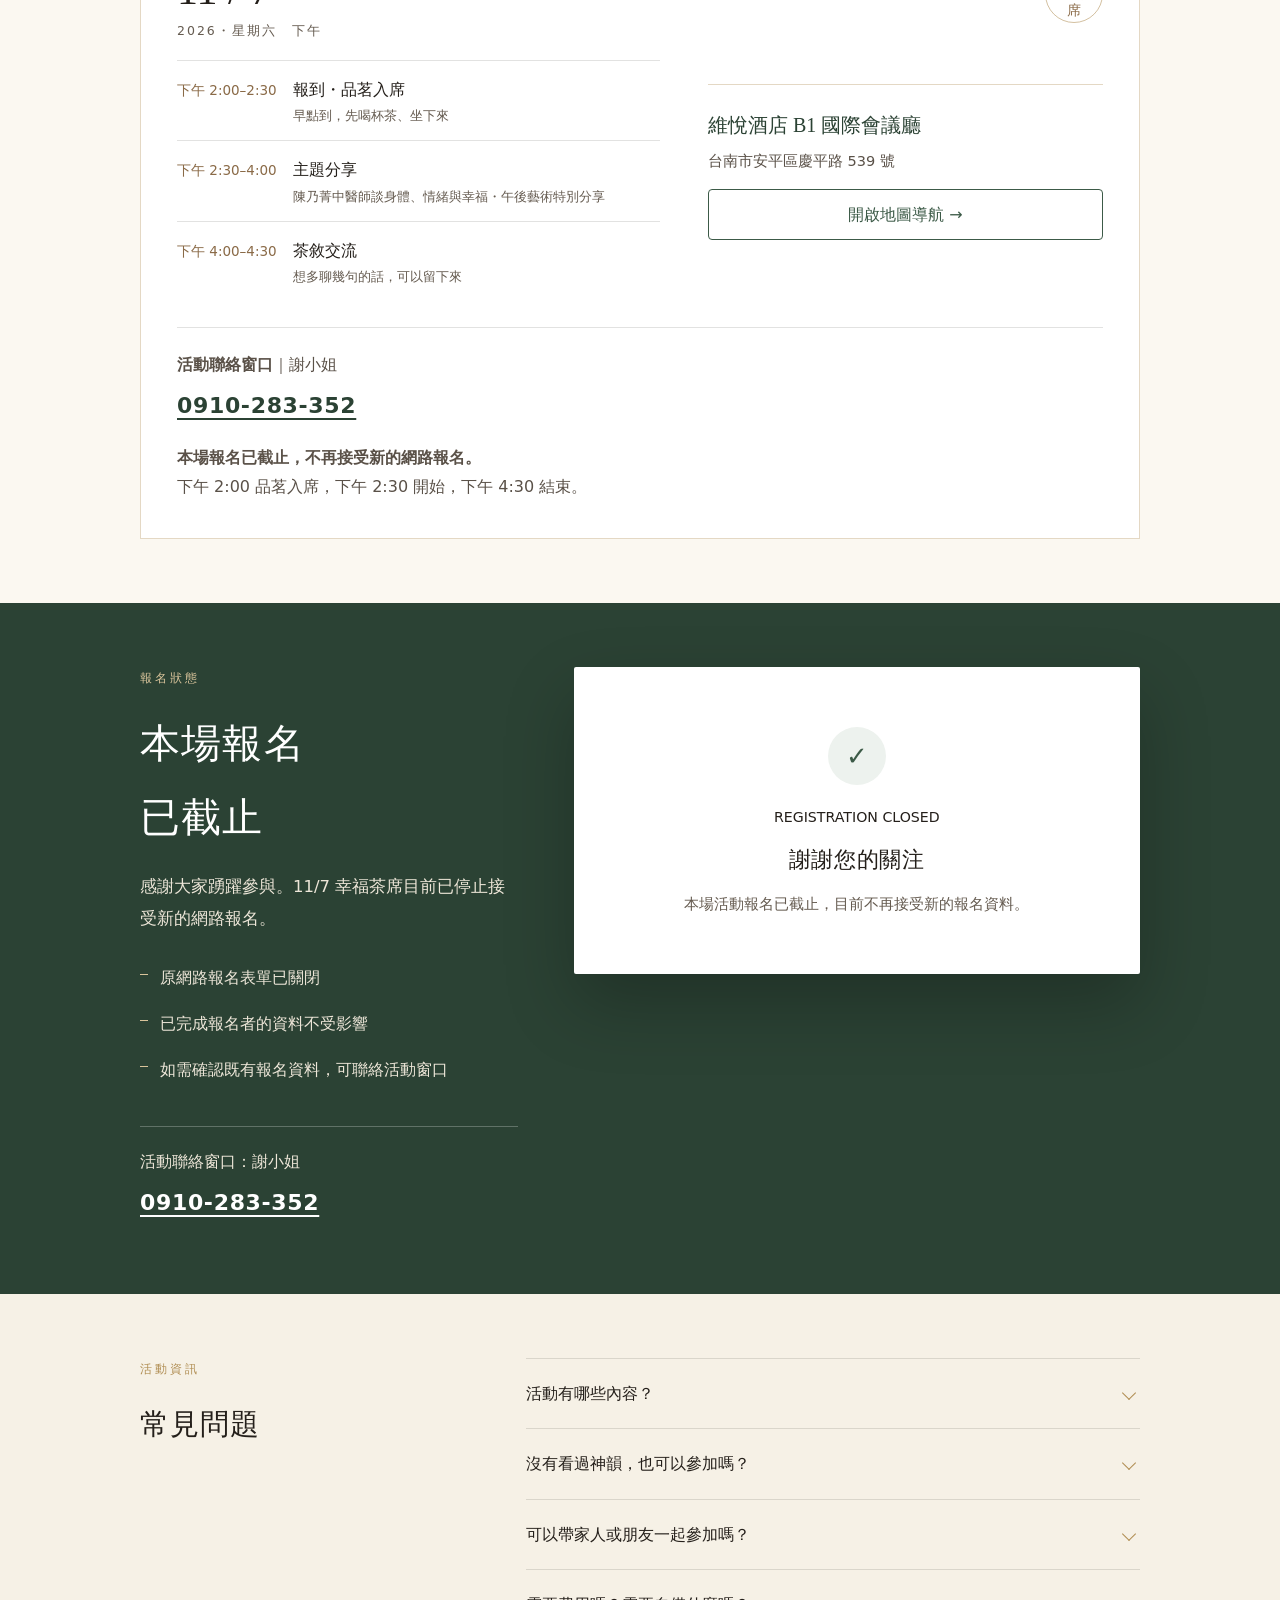
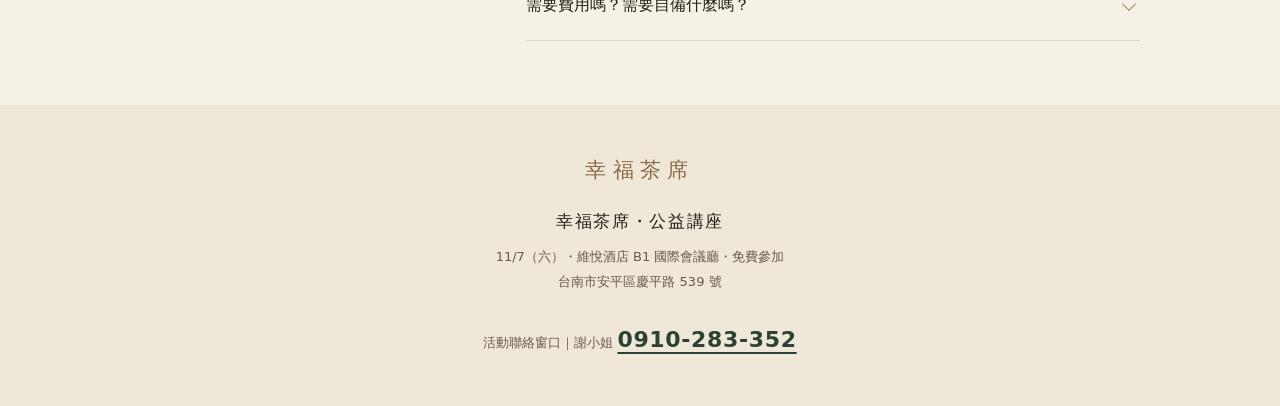
<file: line/index.html>
<!doctype html>
<html lang="zh-Hant">
<head>
  <meta charset="utf-8">
  <meta name="viewport" content="width=device-width, initial-scale=1">
  <title>11/7 幸福茶席</title>
  <meta name="robots" content="noindex,nofollow,nosnippet,noimageindex">
</head>
<body>
  <p><a href="https://socialimpactlab0.github.io/happiness-tea-tainan-1107/?utm_source=line&utm_medium=share&utm_campaign=1107_happiness_tea&utm_content=line_plain">前往 11/7 幸福茶席活動頁</a></p>
  <script>
    window.location.replace("https://socialimpactlab0.github.io/happiness-tea-tainan-1107/?utm_source=line&utm_medium=share&utm_campaign=1107_happiness_tea&utm_content=line_plain");
  </script>
</body>
</html>
</file>
<file: assets/style.css>
:root{
  --paper:#F6F1E6; --paper2:#FBF8F1; --paper3:#EFE7D8;
  --ink:#241F1A; --ink2:#5A5148; --ink3:#8C8175;
  --green:#3C5A47; --green-d:#2B4234;
  --gold:#B08D52; --gold-l:#D9C49B; --tea:#8A6A47;
  --hair:rgba(36,31,26,.13);
  --serif:"Noto Serif TC","Songti TC","PMingLiU",serif;
  --sans:"Noto Sans TC","PingFang TC","Microsoft JhengHei",system-ui,sans-serif;
  --hand:"LXGW WenKai TC","Noto Serif TC",serif;
  --pad:24px;
}
*{box-sizing:border-box}
html{scroll-behavior:smooth;-webkit-text-size-adjust:100%}
body{margin:0;background:var(--paper);color:var(--ink);font-family:var(--sans);font-size:16px;line-height:1.85;-webkit-font-smoothing:antialiased;overflow-x:hidden}
a{color:inherit}
h1,h2,h3,p{margin:0}
h1,h2,h3{font-family:var(--serif);font-weight:300;letter-spacing:.03em}
.wrap{width:100%;max-width:1080px;margin:0 auto;padding:0 var(--pad)}
.narrow{max-width:760px}
.eyebrow{font-size:12px;letter-spacing:.24em;color:var(--gold);font-weight:500;margin:0 0 18px}
.eyebrow.on-dark{color:var(--gold-l)}

.hero{position:relative;min-height:100svh;display:flex;flex-direction:column;justify-content:flex-end;overflow:hidden;background:#241F1A;color:#fff}
.hero-visual{position:absolute;inset:0;background:url(images/1107-main.png) 72% 28%/cover no-repeat;filter:saturate(.86) brightness(.9)}
.hero-overlay{position:absolute;inset:0;background:linear-gradient(180deg,rgba(28,23,18,.62) 0%,rgba(28,23,18,.28) 28%,rgba(28,23,18,.5) 58%,rgba(24,20,16,.92) 94%)}
.hero-mark{position:absolute;top:0;left:0;right:0;z-index:3;display:flex;align-items:center;justify-content:space-between;padding:20px var(--pad) 0;color:rgba(255,255,255,.84);font-size:11px;letter-spacing:.14em}
.hero-side-title{position:absolute;z-index:3;right:20px;top:90px;writing-mode:vertical-rl;font-family:var(--serif);font-size:30px;letter-spacing:.24em;color:rgba(255,255,255,.94);text-shadow:0 2px 20px rgba(0,0,0,.45)}
.date-seal{position:absolute;z-index:3;left:var(--pad);top:72px;width:58px;height:58px;border-radius:50%;border:1px solid var(--gold-l);color:var(--gold-l);display:grid;place-items:center;text-align:center;font-family:var(--serif);font-size:15px;line-height:1.15}
.date-seal small{font-size:10px;letter-spacing:.08em}
.hero-inner{position:relative;z-index:2;padding:0 var(--pad) 30px}
.hero h1{font-size:34px;line-height:1.5;color:#fff;margin:0 0 16px;text-shadow:0 2px 24px rgba(0,0,0,.4);max-width:15em}
.hero h1 em{font-style:normal;color:var(--gold-l)}
.hero-sub{font-size:15px;line-height:1.8;color:rgba(255,255,255,.82);margin:0 0 24px;max-width:26em}
.doctor-quote{display:flex;gap:14px;align-items:center;margin:0 0 26px;padding:16px 0;border-top:1px solid rgba(217,196,155,.3);border-bottom:1px solid rgba(217,196,155,.3)}
.doctor-face,.sign-face{display:block;border-radius:50%;background:url(images/1107-main.png) 82% 28%/330% auto no-repeat;border:1px solid rgba(217,196,155,.75)}
.doctor-face{width:72px;height:72px;flex:0 0 72px}
.doctor-quote .q{font-family:var(--serif);font-size:19px;line-height:1.6;color:#fff}
.doctor-quote .by{display:block;margin-top:7px;font-size:12.5px;letter-spacing:.14em;color:var(--gold-l)}
.facts{display:grid;grid-template-columns:repeat(4,1fr);border-top:1px solid rgba(255,255,255,.2);padding-top:14px;margin-bottom:20px}
.facts div{padding-right:8px}
.facts small{display:block;font-size:10.5px;letter-spacing:.14em;color:rgba(255,255,255,.58);line-height:1.6}
.facts strong{display:block;font-size:14.5px;font-weight:500;color:#fff;line-height:1.5;margin-top:2px}
.cta{display:block;width:100%;text-align:center;text-decoration:none;background:var(--gold-l);color:#2B2118;font-weight:700;font-size:17px;letter-spacing:.06em;padding:17px 20px;border-radius:2px;box-shadow:0 10px 30px rgba(0,0,0,.28)}
.cta-note{text-align:center;font-size:12.5px;color:rgba(255,255,255,.62);margin:11px 0 0}

.invite{background:var(--paper2);padding:0 0 78px}
.invite-top{height:120px;background:linear-gradient(180deg,var(--paper) 0%,var(--paper2) 100%)}
.letter-card{position:relative;margin-top:-56px;background:#fff;border:1px solid rgba(176,141,82,.34);padding:38px 26px 34px;box-shadow:0 26px 60px rgba(60,50,38,.09)}
.letter-card::before{content:"";position:absolute;inset:7px;border:1px solid rgba(176,141,82,.18);pointer-events:none}
.letter-big{font-family:var(--serif);font-size:26px;line-height:1.62;color:var(--green-d);margin:0 0 26px}
.letter-card p{color:var(--ink2);font-size:16px;line-height:1.95;margin:0 0 15px}
.letter-card strong{color:var(--ink);font-weight:500}
.sign{display:flex;align-items:center;gap:13px;margin-top:28px;padding-top:22px;border-top:1px solid var(--hair)}
.sign-face{width:54px;height:54px;flex:0 0 54px}
.sign b{display:block;font-family:var(--serif);font-size:18px;font-weight:400;letter-spacing:.08em}
.sign small{display:block;font-size:12px;color:var(--ink3);letter-spacing:.08em}

.talk{position:relative}
.talk-photo{height:260px;background-image:url(images/1107-main.png);background-repeat:no-repeat;background-size:185% auto}
.tea-photo{background-position:18% 95%}
.talk-body{padding:40px 0 78px;background:var(--paper)}
.two{display:block}
.num{font-family:var(--serif);font-size:13px;letter-spacing:.2em;color:var(--gold);display:block;margin-bottom:14px}
.talk h2{font-size:27px;line-height:1.5;margin-bottom:8px}
.who{font-size:13.5px;letter-spacing:.1em;color:var(--ink3);margin:0 0 20px}
.lead{font-size:16.5px;line-height:1.95;color:var(--ink2)}
.lead.light{color:rgba(237,230,216,.82)}
.talk ul{list-style:none;padding:0;margin:22px 0 0}
.talk li{position:relative;padding:11px 0 11px 22px;color:var(--ink2);font-size:15.5px;line-height:1.8}
.talk li+li{border-top:1px solid var(--hair)}
.talk li::before{content:"";position:absolute;left:2px;top:22px;width:7px;height:1px;background:var(--gold)}

.talk-two{background:var(--green-d);color:#EDE6D8}
.art-stage{height:250px;position:relative;overflow:hidden;background:
  radial-gradient(circle at 74% 26%,rgba(217,196,155,.22),transparent 18%),
  linear-gradient(135deg,#355143 0%,#2B4234 55%,#203228 100%)}
.art-char{position:absolute;right:5%;top:-8%;font-family:var(--serif);font-size:230px;color:rgba(217,196,155,.08);line-height:1}
.art-vertical{position:absolute;right:12%;top:16%;writing-mode:vertical-rl;font-family:var(--serif);font-size:15px;letter-spacing:.24em;color:rgba(217,196,155,.6)}
.talk-body.dark{background:var(--green-d);padding:34px 0 80px}
.talk-two h2{color:#fff}
.num.light{color:var(--gold-l)}
.who.light{color:rgba(237,230,216,.6)}
.dark-list li{color:rgba(237,230,216,.84)}
.dark-list li+li{border-top-color:rgba(237,230,216,.16)}
.dark-list li::before{background:var(--gold-l)}
.bridge{font-family:var(--serif);font-size:21px;line-height:1.85;color:#fff;margin:34px 0 0;padding-top:28px;border-top:1px solid rgba(217,196,155,.3);letter-spacing:.04em}

.fit{background:var(--paper2);padding:78px 0}
.fit-list{margin:26px 0 0}
.fit-row{display:flex;gap:16px;align-items:baseline;padding:20px 0;border-bottom:1px solid var(--hair)}
.fit-row:first-child{border-top:1px solid var(--hair)}
.fit-row i{font-style:normal;font-family:var(--serif);font-size:14px;color:var(--gold);letter-spacing:.08em;flex:0 0 26px}
.fit-row span{font-size:16px;line-height:1.7;color:var(--ink2)}
.fit-note{margin-top:26px;font-family:var(--serif);font-size:18px;line-height:1.8;color:var(--green)}

.when{position:relative;background:var(--paper)}
.when-photo{height:300px;background:url(images/1107-main.png) 23% 95%/180% auto no-repeat;position:relative}
.when-photo::after{content:"";position:absolute;inset:0;background:linear-gradient(180deg,rgba(36,31,26,.18),rgba(36,31,26,.06) 50%,rgba(246,241,230,.94) 100%)}
.when-card{position:relative;margin-top:-90px;z-index:2;background:#fff;border:1px solid rgba(176,141,82,.34);padding:32px 24px 30px;box-shadow:0 26px 60px rgba(60,50,38,.1)}
.when-head{display:flex;justify-content:space-between;align-items:flex-start;gap:16px;margin-bottom:22px}
.when-date{font-family:var(--serif);font-size:32px;line-height:1.2}
.when-date small{display:block;font-family:var(--sans);font-size:12.5px;letter-spacing:.16em;color:var(--ink3);margin-top:7px}
.small-seal{width:58px;height:58px;border-radius:50%;border:1px solid rgba(176,141,82,.55);color:var(--tea);display:grid;place-items:center;text-align:center;font-family:var(--serif);font-size:14px;line-height:1.2}
.flow{list-style:none;padding:0;margin:0}
.flow li{display:grid;grid-template-columns:104px 1fr;gap:12px;padding:13px 0;border-top:1px solid var(--hair);align-items:baseline}
.flow time{font-size:13.5px;color:var(--tea);font-weight:500}
.flow b{font-weight:500;font-size:15.5px}
.flow small{display:block;color:var(--ink3);font-size:13px;line-height:1.7}
.venue{margin-top:24px;padding-top:22px;border-top:1px solid rgba(176,141,82,.34)}
.venue b{display:block;font-family:var(--serif);font-size:20px;font-weight:400;color:var(--green-d)}
.venue span{display:block;color:var(--ink2);font-size:14.5px;margin-top:4px}
.venue a{display:inline-block;margin-top:14px;font-size:14px;color:var(--green);text-decoration:none;border-bottom:1px solid rgba(60,90,71,.35);padding-bottom:2px}

.reg{background:var(--green-d);color:#EDE6D8;padding:78px 0 84px;scroll-margin-top:20px}
.reg h2{color:#fff;font-size:30px;margin-bottom:16px}
.reg-points{list-style:none;padding:0;margin:20px 0 34px}
.reg-points li{position:relative;padding:8px 0 8px 20px;font-size:14.5px;color:rgba(237,230,216,.78)}
.reg-points li::before{content:"";position:absolute;left:0;top:19px;width:8px;height:1px;background:var(--gold-l)}
.form-card{background:#fff;color:var(--ink);padding:28px 22px 26px;border-radius:2px;box-shadow:0 30px 70px rgba(0,0,0,.24)}
.form-card h3{font-size:22px;font-weight:400;margin:0 0 6px}
.helper{color:var(--ink3);font-size:13px;margin:0 0 20px}
label{display:block;margin:16px 0}
label>span{display:block;font-weight:500;font-size:14px;margin-bottom:7px}
input,select{width:100%;padding:14px 13px;border:1px solid #DAD3C6;border-radius:2px;font:inherit;font-size:16px;background:#fff;color:var(--ink)}
input:focus,select:focus{outline:2px solid rgba(60,90,71,.45);outline-offset:1px;border-color:var(--green)}
fieldset{border:1px solid var(--hair);border-radius:2px;padding:6px 16px 16px;margin:18px 0}
legend{padding:0 8px;font-weight:500;font-size:13.5px;color:var(--green);letter-spacing:.08em}
.consent{display:flex;gap:11px;align-items:flex-start;font-size:13.5px;color:var(--ink2);line-height:1.7;margin-top:20px}
.consent input{width:auto;margin-top:6px;flex:0 0 auto;accent-color:var(--green)}
.btn{display:inline-flex;align-items:center;justify-content:center;text-decoration:none;border:none;cursor:pointer;font:inherit;font-weight:700;border-radius:2px;padding:16px 20px;letter-spacing:.06em}
.btn.submit{width:100%;background:var(--green-d);color:#fff;margin-top:18px;font-size:17px;min-height:54px}
.btn.outline{border:1px solid var(--green);color:var(--green);background:#fff}
.status{min-height:24px;color:var(--green);font-size:13px;margin:10px 0 0}
.success-state{text-align:center;padding:20px 4px}
.success-icon{width:58px;height:58px;margin:0 auto 16px;border-radius:50%;display:grid;place-items:center;background:#EDF2EE;color:var(--green);font-size:26px;font-weight:700}
.success-state h3{margin:8px 0 10px}
.success-state p{color:var(--ink3);font-size:14.5px}
.honeypot{position:absolute;left:-9999px;opacity:0}
[hidden]{display:none!important}

.faq{background:var(--paper);padding:72px 0 80px}
.faq h2{font-size:29px;margin-bottom:20px}
details{border-bottom:1px solid var(--hair)}
details:first-of-type{border-top:1px solid var(--hair)}
summary{cursor:pointer;font-weight:500;font-size:16px;padding:20px 30px 20px 0;position:relative;list-style:none}
summary::-webkit-details-marker{display:none}
summary::after{content:"";position:absolute;right:6px;top:29px;width:9px;height:9px;border-right:1px solid var(--gold);border-bottom:1px solid var(--gold);transform:rotate(45deg);transition:transform .2s}
details[open] summary::after{transform:rotate(-135deg)}
details p{margin:0 0 20px;color:var(--ink2);font-size:15px;line-height:1.85;padding-right:20px}

.foot{background:var(--paper3);padding:46px var(--pad) 40px;text-align:center}
.foot-title{font-family:var(--serif);font-size:21px;color:var(--tea);letter-spacing:.3em;margin-bottom:16px}
.foot b{display:block;font-family:var(--serif);font-size:17px;font-weight:400;letter-spacing:.1em;margin-bottom:8px}
.foot small{color:var(--ink3);font-size:13px;line-height:1.9;display:block}

.sticky{position:fixed;left:0;right:0;bottom:0;z-index:60;padding:10px 14px calc(10px + env(safe-area-inset-bottom));background:rgba(246,241,230,.94);backdrop-filter:blur(10px);border-top:1px solid var(--hair);transform:translateY(120%);transition:transform .28s ease}
.sticky.show{transform:translateY(0)}
.sticky a{display:block;text-align:center;text-decoration:none;background:var(--green-d);color:#fff;font-weight:700;font-size:16px;letter-spacing:.06em;padding:15px;border-radius:2px;min-height:52px}

@media(max-width:859px){body{padding-bottom:76px}}
@media(min-width:860px){
  :root{--pad:40px}
  body{font-size:17px}
  .hero{min-height:92vh}
  .hero-visual{background-position:72% 28%}
  .hero-overlay{background:linear-gradient(90deg,rgba(28,23,18,.9) 0%,rgba(28,23,18,.72) 38%,rgba(28,23,18,.2) 64%,rgba(28,23,18,.3) 100%)}
  .hero-inner{padding-bottom:54px}
  .hero-grid{display:grid;grid-template-columns:1.08fr .92fr;gap:54px;align-items:end;max-width:1080px;margin:0 auto}
  .hero h1{font-size:52px;line-height:1.42}
  .hero-sub{font-size:17px}
  .hero-side-title{font-size:38px;top:110px;right:46px}
  .date-seal{top:104px;left:48px}
  .doctor-quote{border:0;padding:0;margin-bottom:26px}
  .facts{border-top:0;padding-top:0}
  .cta{padding:19px 20px;font-size:18px}
  .invite-top{height:150px}
  .letter-card{padding:56px 54px 50px;margin-top:-70px}
  .letter-big{font-size:33px}
  .talk-photo{height:390px;background-size:130% auto}
  .tea-photo{background-position:16% 92%}
  .two{display:grid;grid-template-columns:.9fr 1.1fr;gap:56px;align-items:start}
  .talk-body{padding:64px 0 110px}
  .talk h2{font-size:34px}
  .art-stage{height:400px}
  .art-char{font-size:360px}
  .bridge{font-size:26px;text-align:center;max-width:22em;margin-left:auto;margin-right:auto}
  .fit{padding:110px 0}
  .fit-two{display:grid;grid-template-columns:.85fr 1.15fr;gap:56px;align-items:start}
  .when-photo{height:440px;background-size:120% auto;background-position:17% 91%}
  .when-card{max-width:820px;margin:-140px auto 0;padding:52px 54px 46px}
  .when-two{display:grid;grid-template-columns:1.1fr .9fr;gap:48px;align-items:start}
  .when-date{font-size:42px}
  .reg{padding:110px 0}
  .reg-two{display:grid;grid-template-columns:.8fr 1.2fr;gap:56px;align-items:start}
  .reg h2{font-size:40px}
  .form-card{padding:40px 38px 36px}
  .faq{padding:104px 0 110px}
  .faq-two{display:grid;grid-template-columns:.7fr 1.3fr;gap:56px;align-items:start}
  .sticky{display:none}
}
a:focus-visible,button:focus-visible,summary:focus-visible{outline:2px solid var(--gold);outline-offset:3px}
@media(prefers-reduced-motion:reduce){*{animation:none!important;transition:none!important}html{scroll-behavior:auto}}
</file>
